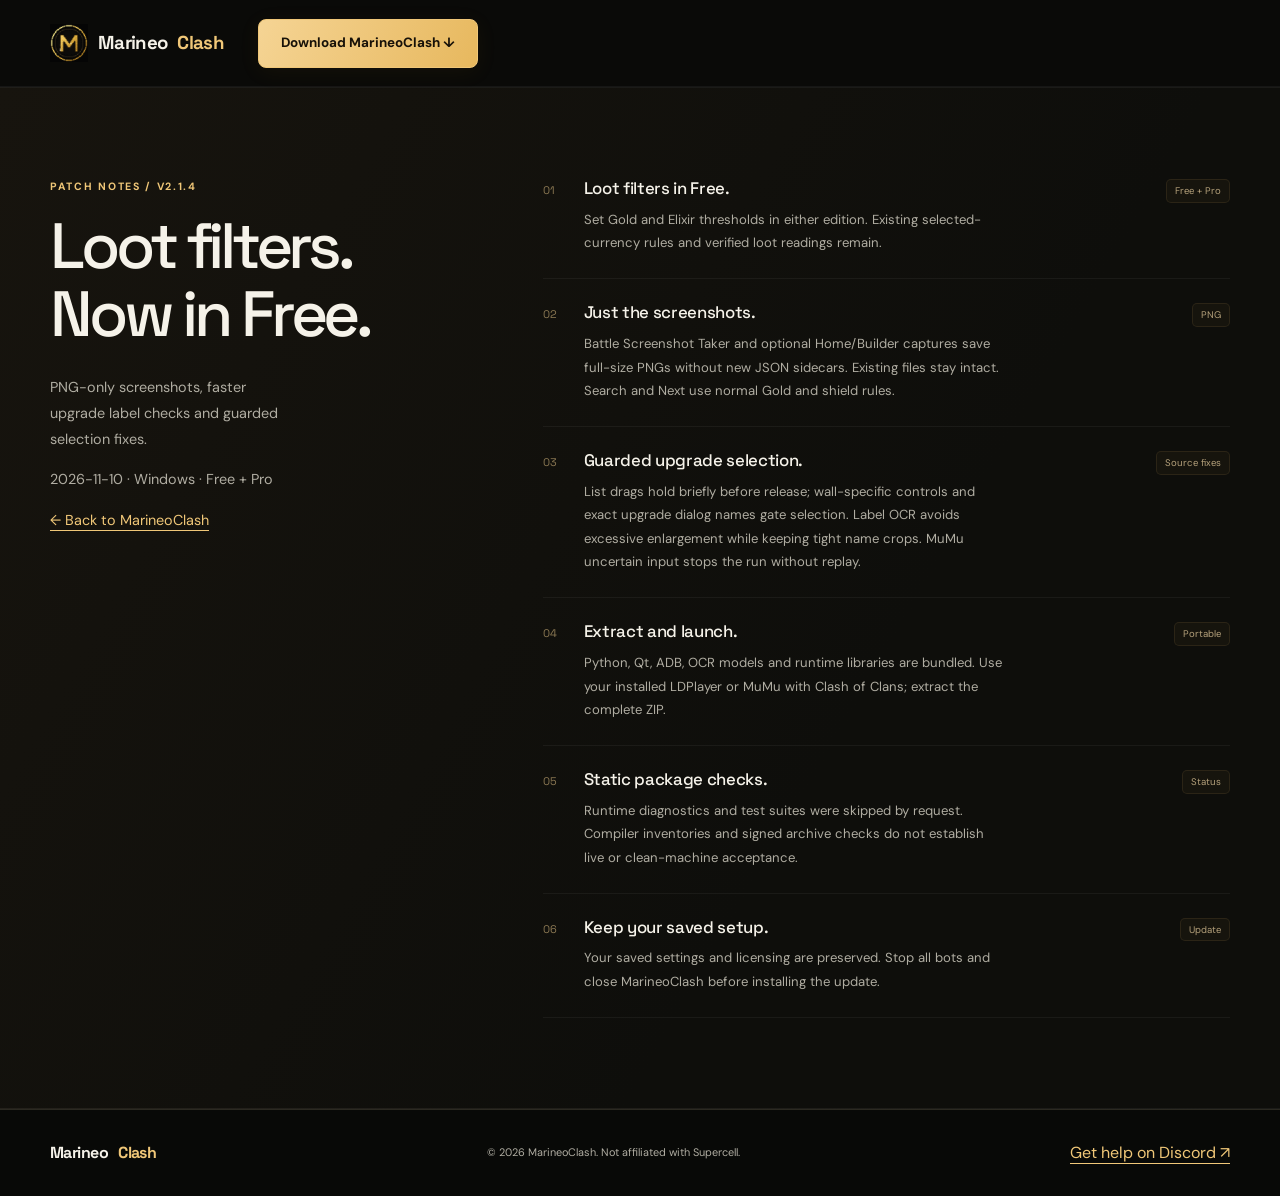
<file: release-notes.html>
<!doctype html>
<html lang="en"><head>
<meta charset="utf-8"><meta name="viewport" content="width=device-width, initial-scale=1">
<title>MarineoClash v2.1.4 — Patch notes</title>
<meta name="description" content="MarineoClash v2.1.4: Free loot filters, PNG-only screenshots and upgrade selection fixes.">
<link rel="canonical" href="https://marineoclash.app/release-notes.html">
<link rel="icon" href="assets/marineoclash_logo.ico">
<link rel="stylesheet" href="assets/site.css"><link rel="stylesheet" href="assets/site-v2.css">
<meta property="og:title" content="MarineoClash v2.1.4 — Patch notes">
<meta property="og:url" content="https://marineoclash.app/release-notes.html">
<meta property="og:image" content="https://marineoclash.app/assets/marineoclash_logo.png">
</head><body>
<a class="skip" href="#main">Skip to content</a>
<header class="header"><div class="wrap nav">
<a class="brand" href="./" aria-label="MarineoClash home"><img src="assets/marineoclash_logo.png" alt="" width="38" height="38">Marineo<span class="gold">Clash</span></a>
<a class="btn primary" href="./#download">Download MarineoClash ↓</a>
</div></header>
<main id="main"><section class="section update-section"><div class="wrap update-layout">
<div class="update-intro"><div class="eyebrow">Patch notes / v2.1.4</div>
<h1 style="font-size:clamp(2.5rem,6vw,4rem)">Loot filters.<br>Now in Free.</h1>
<p>PNG-only screenshots, faster upgrade label checks and guarded selection fixes.</p>
<p><time datetime="2026-11-10">2026-11-10</time> · Windows · Free + Pro</p>
<p><a class="text-link" href="./">← Back to MarineoClash</a></p></div>
<div class="update-list">
    <article><span class="update-index">01</span><div><h3>Loot filters in Free.</h3><p>Set Gold and Elixir thresholds in either edition. Existing selected-currency rules and verified loot readings remain.</p></div><span class="update-tag">Free + Pro</span></article>
    <article><span class="update-index">02</span><div><h3>Just the screenshots.</h3><p>Battle Screenshot Taker and optional Home/Builder captures save full-size PNGs without new JSON sidecars. Existing files stay intact. Search and Next use normal Gold and shield rules.</p></div><span class="update-tag">PNG</span></article>
    <article><span class="update-index">03</span><div><h3>Guarded upgrade selection.</h3><p>List drags hold briefly before release; wall-specific controls and exact upgrade dialog names gate selection. Label OCR avoids excessive enlargement while keeping tight name crops. MuMu uncertain input stops the run without replay.</p></div><span class="update-tag">Source fixes</span></article>
    <article><span class="update-index">04</span><div><h3>Extract and launch.</h3><p>Python, Qt, ADB, OCR models and runtime libraries are bundled. Use your installed LDPlayer or MuMu with Clash of Clans; extract the complete ZIP.</p></div><span class="update-tag">Portable</span></article>
    <article><span class="update-index">05</span><div><h3>Static package checks.</h3><p>Runtime diagnostics and test suites were skipped by request. Compiler inventories and signed archive checks do not establish live or clean-machine acceptance.</p></div><span class="update-tag">Status</span></article>
    <article><span class="update-index">06</span><div><h3>Keep your saved setup.</h3><p>Your saved settings and licensing are preserved. Stop all bots and close MarineoClash before installing the update.</p></div><span class="update-tag">Update</span></article>
  </div>
</div></section></main>
<footer><div class="wrap footer-row"><a class="brand" href="./">Marineo<span class="gold">Clash</span></a>
<p>© 2026 MarineoClash. Not affiliated with Supercell.</p>
<a class="text-link" href="https://discord.gg/prnFAWAHz4" target="_blank" rel="noopener noreferrer">Get help on Discord ↗</a>
</div></footer></body></html>
</file>
<file: assets/site.css>
@import url('https://fonts.googleapis.com/css2?family=DM+Sans:wght@400;500;600;700&family=Space+Grotesk:wght@400;500;600;700&display=swap');
:root{color-scheme:dark;--bg:#0c0b09;--panel:#15130f;--gold:#e8bb63;--text:#f7f1e6;--muted:#b6afa2;--border:#332d22;font-family:'DM Sans',sans-serif;background:var(--bg);color:var(--text)}
*{box-sizing:border-box}html{scroll-behavior:smooth;scroll-padding-top:100px}body{margin:0;font-size:16px;line-height:1.65}a{color:inherit;text-decoration:none}button,input,textarea{font:inherit}button,a,summary{-webkit-tap-highlight-color:transparent}button{cursor:pointer}img{max-width:100%;display:block}h1,h2,h3,p{margin-top:0}h1,h2,h3,.brand,.price{font-family:'Space Grotesk',sans-serif}h1{font-size:clamp(3rem,6vw,5.7rem);line-height:1.03;letter-spacing:-.065em;font-weight:500;margin-bottom:26px}h2{font-size:clamp(2rem,3.5vw,3.2rem);line-height:1.15;letter-spacing:-.045em;font-weight:500;margin-bottom:20px}h3{font-size:1.25rem;line-height:1.3}p{color:var(--muted)}.wrap{width:min(1180px,calc(100% - 64px));margin:auto}.eyebrow{color:var(--gold);font-size:.78rem;letter-spacing:.17em;text-transform:uppercase;font-weight:700;margin-bottom:20px}.gold{color:var(--gold)}.muted{color:var(--muted)}.btn{display:inline-flex;align-items:center;justify-content:center;gap:12px;min-height:48px;padding:12px 23px;border:1px solid var(--border);border-radius:7px;font-weight:700;font-size:.9rem;background:#1c1812;color:var(--text);transition:background .2s,transform .2s}.btn:hover{background:#2e271c;transform:translateY(-2px)}.btn.primary{background:var(--gold);border-color:var(--gold);color:#171108}.btn.primary:hover{background:#f5cf85}.actions{display:flex;flex-wrap:wrap;gap:12px}.text-link{color:var(--gold);text-decoration:underline;text-underline-offset:5px}a:focus-visible,button:focus-visible,summary:focus-visible,textarea:focus-visible{outline:3px solid var(--gold);outline-offset:5px}.skip{position:absolute;top:-100px;left:20px;background:var(--gold);color:#000;padding:12px;z-index:100}.skip:focus{top:12px}.header{position:sticky;top:0;z-index:20;border-bottom:1px solid var(--border);background:#0c0b09f2;backdrop-filter:blur(16px)}.nav{min-height:82px;display:flex;align-items:center;gap:34px}.brand{display:flex;align-items:center;gap:10px;font-weight:700;font-size:1.2rem;letter-spacing:-.035em;white-space:nowrap}.brand img{width:38px;height:38px;object-fit:contain}.nav-links{display:flex;align-items:center;gap:27px;margin-left:auto;font-size:.88rem;color:var(--muted)}.nav-links a:hover{color:var(--gold)}.menu-btn{display:none;margin-left:auto}.hero{padding:85px 0 65px;background:radial-gradient(ellipse at 78% 35%,#674b1629,transparent 55%)}.hero-grid{display:grid;grid-template-columns:1.06fr 1fr;align-items:center;gap:64px}.release{display:inline-flex;align-items:center;gap:10px;border:1px solid #594526;border-radius:100px;padding:5px 12px;margin-bottom:25px;font-size:.77rem;color:#e9c785}.dot{width:6px;height:6px;background:var(--gold);border-radius:50%;display:inline-block}.hero-copy{max-width:490px;font-size:1.07rem;margin-bottom:30px}.fine{font-size:.8rem;color:var(--muted);margin-top:18px}.showcase{border:1px solid #665033;border-radius:14px;background:#17130d;overflow:hidden;box-shadow:0 24px 80px #0008;transform:rotate(1deg)}.showcase-top{display:flex;justify-content:space-between;gap:12px;padding:15px 19px;border-bottom:1px solid var(--border);font-size:.75rem;color:var(--muted)}.video-poster{display:block;position:relative;aspect-ratio:16/10;width:100%;border:0;padding:0;background:#070706;color:white;overflow:hidden}.video-poster img{width:100%;height:100%;object-fit:cover;opacity:.75;transition:opacity .2s}.video-poster:hover img{opacity:1}.play{position:absolute;inset:0;display:grid;place-content:center;justify-items:center;gap:12px;background:linear-gradient(transparent,#0007);font-size:.87rem;font-weight:700;text-shadow:0 2px 6px #000}.play-icon{display:grid;place-items:center;width:64px;height:64px;border-radius:50%;background:var(--gold);color:#171108;font-size:24px;padding-left:4px;text-shadow:none}.video-frame{width:100%;aspect-ratio:16/10;display:block;border:0}.showcase-foot{padding:17px 20px;display:flex;justify-content:space-between;align-items:center;font-size:.78rem;gap:12px}.showcase-foot a{color:var(--gold)}.specs{display:grid;grid-template-columns:repeat(4,1fr);border-top:1px solid var(--border);border-bottom:1px solid var(--border);margin-top:64px}.spec{padding:23px 20px;border-right:1px solid var(--border)}.spec:first-child{padding-left:0}.spec:last-child{border:0}.spec strong{display:block;font-size:.9rem;font-weight:500}.spec span{font-size:.76rem;color:var(--muted)}section.section{padding:86px 0}.section-head{display:flex;justify-content:space-between;gap:50px;align-items:end;margin-bottom:34px}.section-head p{max-width:390px;margin:0 0 8px}.section-head h2{margin-bottom:0}.feature-grid{display:grid;grid-template-columns:repeat(3,1fr);gap:15px}.feature{padding:29px;border:1px solid var(--border);border-radius:9px;background:linear-gradient(135deg,#1a1711,#11100d)}.feature .number{font-family:'Space Grotesk';color:var(--gold);font-size:.85rem;display:block;margin-bottom:30px}.feature p{font-size:.9rem;margin-bottom:0}.band{border-block:1px solid var(--border);background:#12100d}.steps{display:grid;grid-template-columns:repeat(3,1fr);gap:40px}.step-number{display:inline-grid;place-items:center;width:36px;height:36px;border:1px solid #665033;border-radius:50%;color:var(--gold);margin-bottom:20px;font-size:.9rem}.steps p{font-size:.9rem;margin:0}.pricing-head{text-align:center;max-width:620px;margin:0 auto 36px}.plans{display:grid;grid-template-columns:repeat(3,1fr);gap:18px}.plan{display:flex;flex-direction:column;padding:30px;background:var(--panel);border:1px solid var(--border);border-radius:10px;position:relative}.plan.featured{border-color:var(--gold);background:linear-gradient(150deg,#2b2112,#15130f 65%)}.plan-label{display:flex;justify-content:space-between;align-items:center;gap:10px;margin-bottom:25px;font-size:.85rem}.pill{font-size:.72rem;background:#e8bb631a;color:var(--gold);padding:3px 9px;border-radius:4px}.price{font-size:3.4rem;line-height:1.1;letter-spacing:-.06em;margin-bottom:7px}.price small{font-family:'DM Sans';font-size:.88rem;color:var(--muted);letter-spacing:0;font-weight:400}.plan ul{list-style:none;padding:24px 0;margin:18px 0 8px;border-top:1px solid var(--border);font-size:.9rem;color:#d5cec1;flex:1}.plan li{margin-bottom:12px;padding-left:21px;position:relative}.plan li:before{content:'✓';position:absolute;left:0;color:var(--gold)}.plan .btn{width:100%}.free-bar{margin-top:22px;padding:23px 28px;border:1px solid var(--border);border-radius:9px;display:flex;justify-content:space-between;align-items:center;gap:30px}.free-bar p{margin:4px 0 0;font-size:.86rem}.free-bar .btn{flex-shrink:0}.support-grid{display:grid;grid-template-columns:1fr 1fr;gap:80px}.progress-track{height:6px;border-radius:6px;background:#322c22;margin:21px 0}.progress-fill{height:100%;background:var(--gold);border-radius:inherit;width:0;transition:width .7s}.goal-stats{font-size:.83rem;display:flex;justify-content:space-between;gap:20px}.support-panel{padding:28px;border:1px solid var(--border);border-radius:9px;background:#19150e}.faq-grid{display:grid;grid-template-columns:.75fr 1.25fr;gap:70px}details{border-bottom:1px solid var(--border);padding:20px 0}details:first-child{padding-top:0}summary{cursor:pointer;font-weight:500;list-style:none;display:flex;justify-content:space-between;gap:20px}summary:after{content:'+';color:var(--gold);font-size:1.2rem}details[open] summary:after{content:'−'}details p{margin:14px 25px 0 0;font-size:.9rem}footer{padding:30px 0;border-top:1px solid var(--border)}.footer-row{display:flex;justify-content:space-between;align-items:center;gap:24px;flex-wrap:wrap}.footer-row p{font-size:.76rem;margin:0}.footer-links{display:flex;gap:24px;font-size:.83rem} [hidden]{display:none!important}
@media(min-width:761px){.nav-links[hidden]{display:flex!important}}
@media(max-width:1000px){.hero-grid{gap:30px}.nav{gap:20px}.nav-links{gap:17px}.nav>.btn:not(.menu-btn){display:none}.feature{padding:23px}.support-grid{gap:35px}}
@media(max-width:760px){.wrap{width:calc(100% - 36px)}.nav{min-height:70px;flex-wrap:wrap}.menu-btn{display:inline-flex;min-height:42px;padding:8px 14px}.nav-links{order:3;width:100%;flex-direction:column;align-items:stretch;padding-bottom:20px;gap:0}.nav-links a{padding:12px 0}.hero{padding:43px 0 38px}.hero-grid{grid-template-columns:1fr;gap:40px}h1{font-size:clamp(2.8rem,11vw,4.5rem)}.hero-copy{max-width:550px}.showcase{transform:none}.specs{grid-template-columns:1fr 1fr;margin-top:36px}.spec{padding:16px!important}.spec:nth-child(2){border-right:0}.spec:nth-child(-n+2){border-bottom:1px solid var(--border)}section.section{padding:55px 0}.section-head{display:block}.section-head p{margin-top:18px}.feature-grid{grid-template-columns:1fr 1fr;gap:12px}.feature{padding:21px}.feature .number{margin-bottom:18px}.plans,.steps,.support-grid,.faq-grid{grid-template-columns:1fr;gap:22px}.plan{padding:26px}.free-bar{align-items:stretch;flex-direction:column;gap:18px;padding:24px}.pricing-head{text-align:left}.footer-row{align-items:flex-start;flex-direction:column}.goal-stats{flex-direction:column;gap:4px}.faq-grid{gap:24px}}
@media(max-width:420px){.feature-grid{grid-template-columns:1fr}.actions .btn{width:100%}.showcase-top,.showcase-foot{padding:13px;font-size:.73rem}.brand{font-size:1.1rem}}
@media(prefers-reduced-motion:reduce){html{scroll-behavior:auto}*,*:before,*:after{animation:none!important;transition:none!important;transform:none!important}}
</file>
<file: assets/site-v2.css>
/* MarineoClash v2: quieter surfaces, stronger hierarchy, more room to breathe. */
:root{--bg:#0b0b09;--panel:#12120f;--gold:#f0c778;--text:#f5f2e9;--muted:#b0ada2;--border:#2b2921}
body{background:var(--bg)}::selection{background:#f0c778;color:#15110a}.wrap{width:min(1180px,calc(100% - 80px))}.header{background:#0b0b09ed;border-color:#ffffff0d}.nav{min-height:86px}.nav-links{font-size:.82rem;gap:25px}.brand{font-size:1.17rem}.btn{border-radius:8px;min-height:49px;padding:12px 22px;font-size:.84rem}.btn.primary{background:linear-gradient(115deg,#f5d494,#e7b85e);border-color:#f0c778;box-shadow:0 4px 22px #c3922710}.btn.ghost{background:transparent;border-color:#ffffff24}.hero{padding:100px 0 0;background:radial-gradient(ellipse at 70% 12%,#81612720,transparent 62%)}.hero-grid{grid-template-columns:1.04fr 1fr;gap:64px}.release{border:0;padding:0;font-size:.73rem;letter-spacing:.07em;text-transform:uppercase;color:#c8c2b3;margin-bottom:28px}.release-divider{color:#67614f;margin:0 3px}.dot{box-shadow:0 0 12px #e8bb6366}h1{font-size:clamp(3.2rem,5.7vw,5.1rem);line-height:1.06;letter-spacing:-.065em;font-weight:500;margin-bottom:26px}.hero-copy{font-size:1rem;line-height:1.85;max-width:450px;margin-bottom:31px}.fine{font-size:.73rem;line-height:1.8}.showcase{transform:none;border-color:#605032;border-radius:16px;position:relative;box-shadow:0 32px 90px #0009,0 0 70px #d0a75209}.showcase-top{padding:16px 19px;font-size:.62rem;letter-spacing:.08em}.showcase-top .gold{color:#c4aa79}.video-poster{aspect-ratio:16/10}.video-poster img{opacity:.55;filter:saturate(.75)}.video-poster:hover img{opacity:.82}.play-icon{width:58px;height:58px;font-size:20px;box-shadow:0 0 0 9px #edc77a13}.play{font-size:.76rem;gap:20px}.showcase-foot{font-size:.68rem;padding:15px 18px;background:#11100d}.specs{margin-top:76px;border-bottom:0;border-top-color:#ffffff14}.spec{padding:25px 24px;border-color:#ffffff0d}.spec strong{font-size:.8rem}.spec span{font-size:.7rem}.section-head{margin-bottom:38px}.section-head p{font-size:.92rem;max-width:325px}.eyebrow{font-size:.66rem;letter-spacing:.16em;margin-bottom:18px}h2{font-size:clamp(2rem,3.3vw,3rem);font-weight:500;line-height:1.15}section.section{padding:90px 0}.update-section{border-block:1px solid #ffffff0e;background:linear-gradient(120deg,#17140e,#0e0e0b 65%)}.update-layout{display:grid;grid-template-columns:.85fr 1.45fr;gap:90px}.update-intro p{font-size:.9rem;max-width:250px;line-height:1.8}.update-status{display:inline-block;color:var(--gold);font-size:.7rem;border-bottom:1px solid #816638;padding:10px 0 7px}.update-list article{display:grid;grid-template-columns:24px 1fr auto;gap:17px;padding:23px 0;border-bottom:1px solid #ffffff0d;align-items:start}.update-list article:first-child{padding-top:0}.update-index{color:#8b7853;font-size:.69rem;padding-top:3px;font-family:'Space Grotesk',sans-serif}.update-list h3{font-size:1.05rem;font-weight:500;margin-bottom:8px;letter-spacing:-.02em}.update-list article p{font-size:.82rem;line-height:1.8;margin:0;max-width:420px}.update-tag{color:#b5a17b;background:#e8bb6309;border:1px solid #e8bb6319;border-radius:5px;font-size:.6rem;padding:3px 8px;margin-top:1px}.update-note{display:flex;gap:7px;align-items:baseline;font-size:.7rem;line-height:1.7;margin:22px 0 0;flex-wrap:wrap}.update-note strong{font-weight:500;color:#cfbf9f}.status-dot{width:5px;height:5px;display:inline-block;border-radius:50%;background:#ad8744;align-self:center}.routine-grid{grid-template-columns:repeat(2,1fr);gap:0;border-top:1px solid var(--border)}.routine-grid .feature{border:0;border-bottom:1px solid var(--border);border-radius:0;background:none;padding:34px 36px 34px 0}.routine-grid .feature:nth-child(2n){padding-left:36px;border-left:1px solid var(--border)}.feature .number{font-size:.65rem;letter-spacing:.08em;margin-bottom:23px;color:#b7a078}.feature h3{font-size:1.3rem;letter-spacing:-.035em;font-weight:500}.feature p{font-size:.86rem;line-height:1.9;max-width:470px}.feature-detail{display:block;font-size:.67rem;color:#a69c85;margin-top:23px}.setup-section{border-top:1px solid var(--border);padding-top:65px!important;padding-bottom:65px!important}.setup-section .section-head{margin-bottom:28px}.setup-section h2{font-size:2rem}.setup-section .text-link{font-size:.76rem}.steps{gap:48px}.step-number{border-radius:8px;width:29px;height:29px;font-size:.75rem;margin-bottom:17px}.steps h3{font-size:1rem}.steps p{font-size:.8rem;line-height:1.8}.pricing-head{max-width:520px;margin-bottom:40px}.pricing-head p{font-size:.9rem}.plan{border-radius:12px;padding:28px;background:#11110e}.plan.featured{background:linear-gradient(150deg,#282115,#12120f 70%);border-color:#a68a50}.plan-label{font-size:.8rem}.pill{font-size:.61rem}.price{font-size:3rem}.plan>p{font-size:.8rem}.plan ul{font-size:.8rem;padding-top:20px}.plan li{margin-bottom:11px}.free-bar{margin-top:26px;border:0;border-block:1px solid var(--border);border-radius:0;padding:27px 0}.free-bar h3{font-size:1.1rem}.free-bar p{max-width:650px;font-size:.78rem}.updater-help{padding:12px 0 0;border:0;max-width:630px}.updater-help summary{font-size:.72rem;color:#bba47b;display:inline-flex;gap:14px}.updater-help summary:after{font-size:.8rem}.updater-help p{font-size:.72rem;margin-top:9px}.support-grid{grid-template-columns:1fr .85fr;gap:110px;align-items:center}.support-grid h2{font-size:2.2rem}.support-grid>div>p{font-size:.85rem;max-width:470px;line-height:1.9}.support-panel{padding:25px;background:#17140f;border-color:#393022}.support-panel .price{font-size:2.4rem}.support-panel .btn{font-size:.75rem;padding:10px 15px;min-height:42px}.goal-stats{font-size:.7rem}.faq-grid{grid-template-columns:.85fr 1.3fr;gap:90px}.faq-grid>div>p,.faq-grid .text-link{font-size:.8rem}summary{font-size:.88rem}details p{font-size:.8rem;line-height:1.9}footer{padding:30px 0;background:#080907}.footer-row .brand{font-size:1rem}.footer-row .brand img{width:29px;height:29px}.footer-row p{font-size:.68rem}.footer-links{font-size:.72rem}
@media(max-width:1050px){.wrap{width:calc(100% - 48px)}.hero-grid{gap:36px}.update-layout,.support-grid,.faq-grid{gap:45px}.nav-links{gap:18px}.hero{padding-top:70px}.update-tag{display:none}.update-list article{grid-template-columns:22px 1fr}.spec{padding-inline:15px}}
@media(max-width:760px){.wrap{width:calc(100% - 36px)}.nav{min-height:72px}.nav-links{gap:0}.hero{padding-top:43px}.hero-grid{grid-template-columns:1fr;gap:34px}.hero-copy{max-width:500px}.release{font-size:.65rem;margin-bottom:22px}h1{font-size:clamp(3.1rem,11vw,4.5rem)}.specs{margin-top:40px}.specs .spec{padding:17px 12px!important}.spec strong{font-size:.74rem}.spec span{font-size:.65rem}.update-layout,.support-grid,.faq-grid{grid-template-columns:1fr;gap:32px}.update-intro p{max-width:none}.update-status{padding-top:0}.update-list article{padding:20px 0}.update-list h3{font-size:1rem}.update-list article p{max-width:none}.update-note{font-size:.67rem}.routine-grid .feature{padding:25px 25px 25px 0}.routine-grid .feature:nth-child(2n){padding-left:25px}.feature h3{font-size:1.15rem}.feature p{font-size:.8rem}.feature-detail{font-size:.62rem}.feature .number{margin-bottom:16px}section.section{padding:58px 0}.setup-section{padding-block:45px!important}.steps{gap:25px}.pricing-head{text-align:left;margin-inline:0}.plans{gap:15px}.plan{padding:25px}.plan ul{margin-top:9px;padding-bottom:5px}.plan .btn{min-height:44px}.free-bar{gap:17px;padding-block:23px}.free-bar>.btn{align-self:flex-start}.support-grid h2{font-size:2rem}.goal-stats{flex-direction:row}.faq-grid{gap:27px}.showcase-top{font-size:.59rem}.footer-row{gap:17px}.footer-row p{font-size:.65rem}}
@media(max-width:480px){.routine-grid{grid-template-columns:1fr}.routine-grid .feature,.routine-grid .feature:nth-child(2n){border-left:0;padding:26px 0}.hero-copy{font-size:.92rem}.hero .actions{display:grid;grid-template-columns:1fr 1fr;gap:9px}.hero .actions .btn{padding-inline:10px;font-size:.72rem;white-space:nowrap}.fine{font-size:.65rem}.feature-detail{margin-top:16px}.showcase-foot{font-size:.62rem}.goal-stats{flex-direction:column;gap:5px}}
</file>
